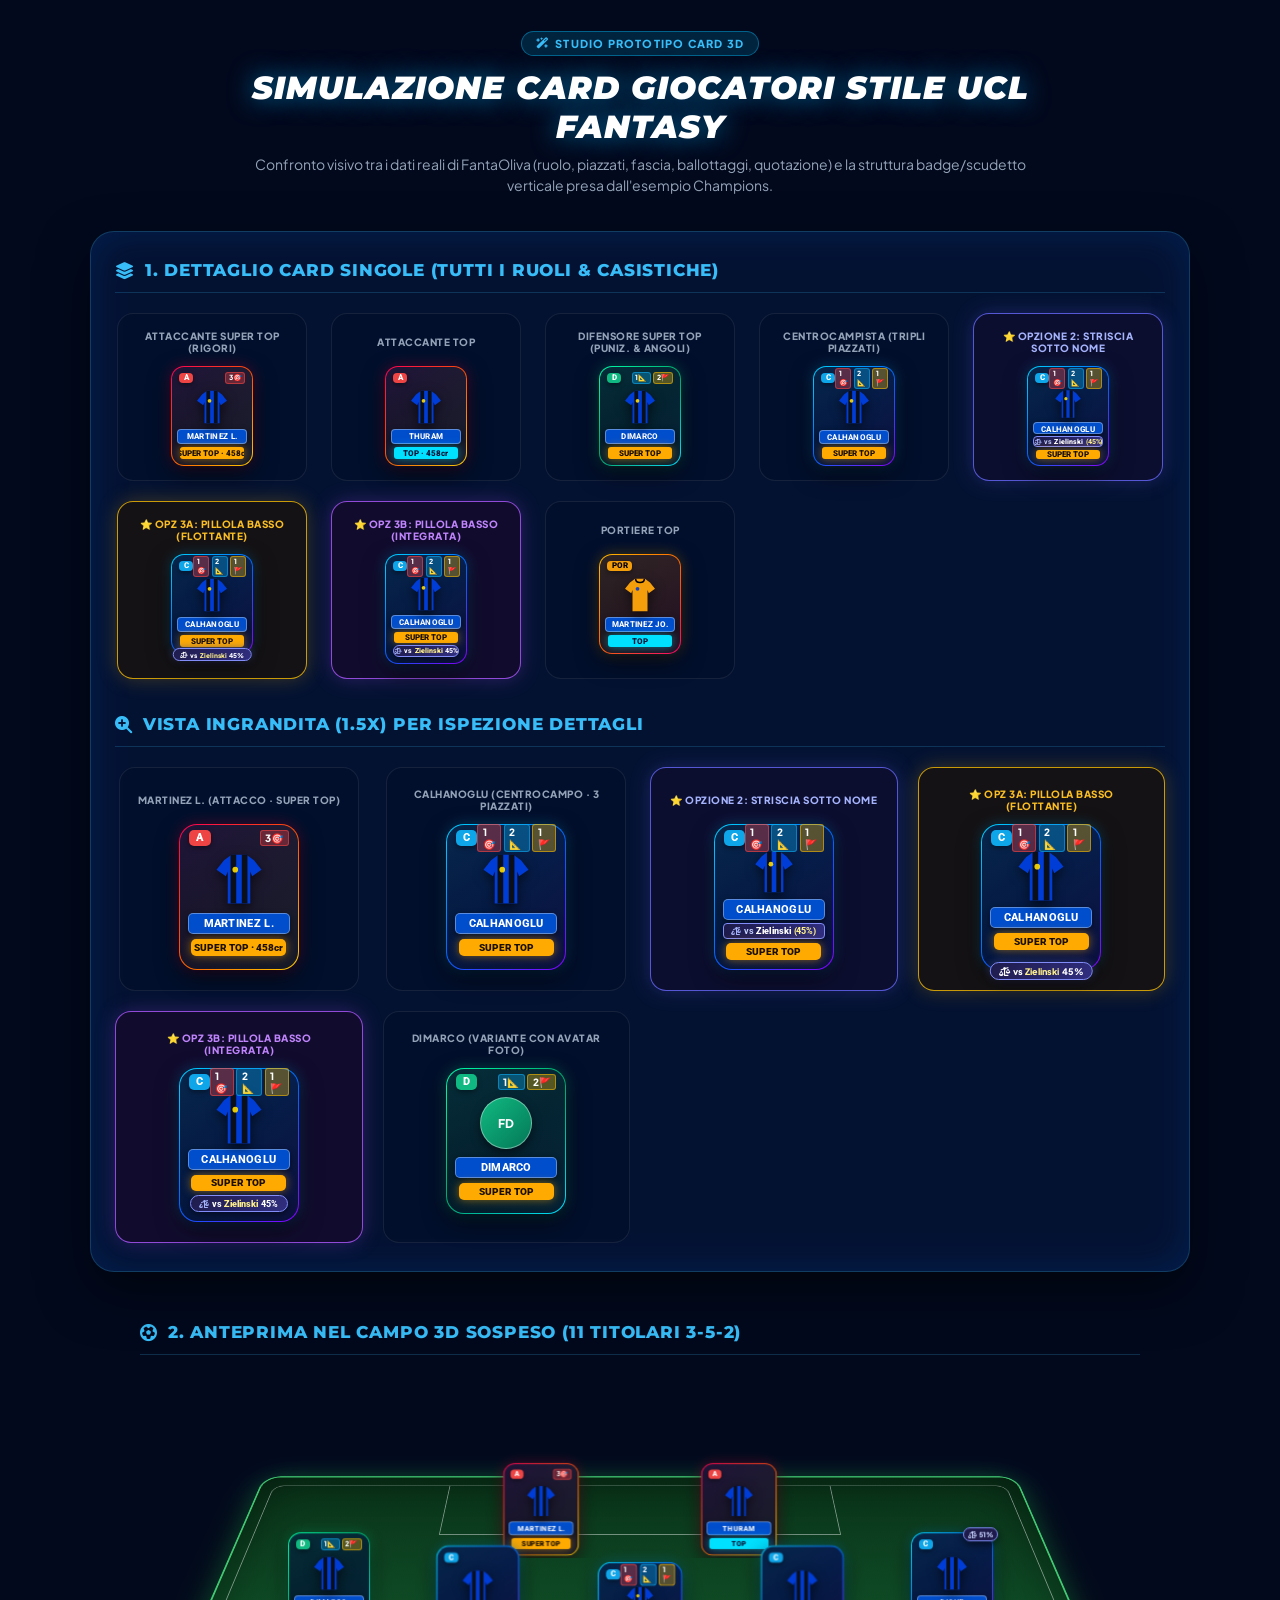
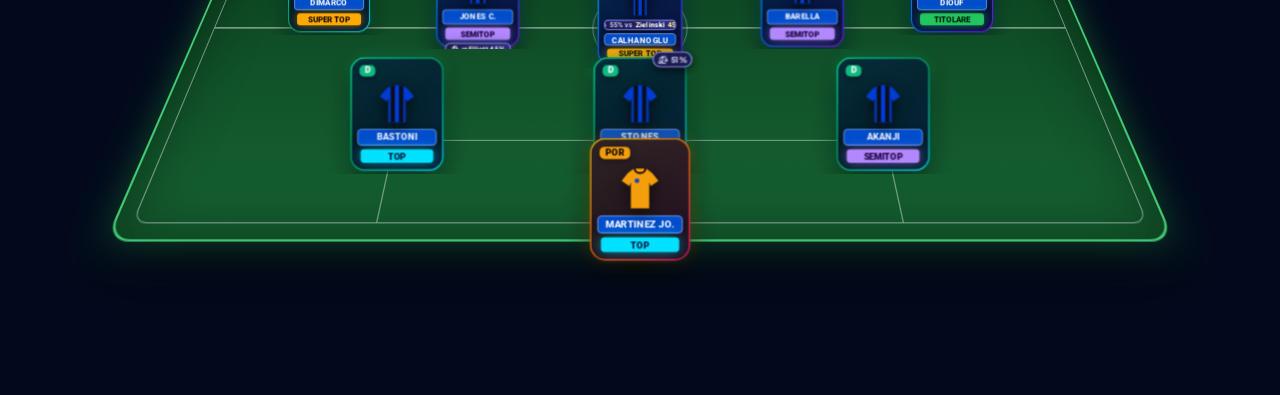
<file: scratch/test_3d_pitch.html>
<!DOCTYPE html>
<html lang="it">
<head>
  <meta charset="UTF-8" />
  <meta name="viewport" content="width=device-width, initial-scale=1.0" />
  <title>Simulazione Card 3D - Stile ai_studio_code per FantaOliva</title>
  <link rel="preconnect" href="https://fonts.googleapis.com">
  <link rel="preconnect" href="https://fonts.gstatic.com" crossorigin>
  <link href="https://fonts.googleapis.com/css2?family=Montserrat:ital,wght@0,700;0,800;0,900;1,800;1,900&family=Plus+Jakarta+Sans:wght@500;600;700;800&family=Roboto:wght@600;700;800;900&display=swap" rel="stylesheet">
  <link rel="stylesheet" href="https://cdnjs.cloudflare.com/ajax/libs/font-awesome/6.5.1/css/all.min.css">
  <style>
    * {
      box-sizing: border-box;
      margin: 0;
      padding: 0;
      user-select: none;
      -webkit-user-select: none;
    }

    body {
      background: #02091d;
      color: #e2e8f0;
      font-family: 'Plus Jakarta Sans', sans-serif;
      padding: 30px 20px 80px;
      display: flex;
      flex-direction: column;
      align-items: center;
      min-height: 100vh;
      overflow-x: hidden;
    }

    /* HEADER TITOLO */
    .demo-header {
      text-align: center;
      max-width: 820px;
      margin-bottom: 35px;
    }

    .demo-badge {
      display: inline-flex;
      align-items: center;
      gap: 6px;
      background: rgba(0, 195, 255, 0.15);
      border: 1px solid rgba(0, 195, 255, 0.4);
      color: #38bdf8;
      font-size: 11px;
      font-weight: 800;
      letter-spacing: 1.2px;
      text-transform: uppercase;
      padding: 5px 14px;
      border-radius: 999px;
      margin-bottom: 12px;
    }

    h1 {
      font-family: 'Montserrat', sans-serif;
      font-weight: 900;
      font-style: italic;
      font-size: 32px;
      color: #ffffff;
      text-transform: uppercase;
      letter-spacing: 1px;
      text-shadow: 0 0 25px rgba(0, 180, 255, 0.6);
      margin-bottom: 8px;
    }

    p.subtitle {
      font-size: 14px;
      color: #94a3b8;
      line-height: 1.5;
    }

    /* ==========================================================================
       SEZIONE 1: SHOWCASE DETTAGLIATO CARD SINGOLE A CONFRONTO
       ========================================================================== */
    .showcase-section {
      width: 100%;
      max-width: 1100px;
      background: rgba(8, 26, 68, 0.55);
      border: 1px solid rgba(56, 189, 248, 0.25);
      border-radius: 24px;
      padding: 28px 24px;
      backdrop-filter: blur(12px);
      box-shadow: 0 20px 50px rgba(0, 0, 0, 0.5), inset 0 0 40px rgba(0, 120, 255, 0.15);
      margin-bottom: 50px;
    }

    .section-title {
      font-family: 'Montserrat', sans-serif;
      font-size: 17px;
      font-weight: 800;
      color: #38bdf8;
      text-transform: uppercase;
      letter-spacing: 0.8px;
      display: flex;
      align-items: center;
      gap: 10px;
      margin-bottom: 20px;
      border-bottom: 1px solid rgba(56, 189, 248, 0.2);
      padding-bottom: 12px;
    }

    .cards-grid {
      display: grid;
      grid-template-columns: repeat(auto-fit, minmax(170px, 1fr));
      gap: 20px;
      justify-items: center;
    }

    .card-preview-box {
      display: flex;
      flex-direction: column;
      align-items: center;
      background: rgba(3, 15, 42, 0.6);
      border: 1px solid rgba(255, 255, 255, 0.08);
      border-radius: 16px;
      padding: 16px 12px 14px;
      width: 100%;
      max-width: 190px;
      transition: border-color 0.2s ease, transform 0.2s ease;
    }

    .card-preview-box:hover {
      border-color: rgba(56, 189, 248, 0.5);
      transform: translateY(-3px);
    }

    .card-scenario-label {
      font-size: 10px;
      font-weight: 800;
      color: #94a3b8;
      text-transform: uppercase;
      letter-spacing: 0.5px;
      margin-bottom: 12px;
      text-align: center;
      min-height: 24px;
      display: flex;
      align-items: center;
      justify-content: center;
    }

    /* ==========================================================================
       STILE CARD CALCIATORE (ISPIRATO AD AI_STUDIO_CODE CON I DATI DI FANTAOLIVA)
       ========================================================================== */
    .studio-player-card {
      position: relative;
      width: 82px;
      height: 100px;
      border-radius: 13px;
      background: rgba(4, 24, 75, 0.78);
      backdrop-filter: blur(8px);
      box-shadow: 0 10px 24px rgba(0, 0, 0, 0.6), 0 0 14px rgba(0, 170, 255, 0.28);
      display: flex;
      flex-direction: column;
      align-items: center;
      justify-content: flex-start;
      padding: 4px 4px 6px;
      cursor: pointer;
      border: 1.5px solid transparent;
      background-clip: padding-box, border-box;
      background-origin: padding-box, border-box;
      transition: transform 0.25s cubic-bezier(0.2, 0.8, 0.2, 1), box-shadow 0.25s;
    }

    /* Versione ingrandita per visualizzazione dettagliata */
    .studio-player-card.is-enlarged {
      width: 120px;
      height: 146px;
      border-radius: 18px;
      padding: 6px 6px 9px;
    }
    .studio-player-card.is-enlarged .role-badge-tag {
      font-size: 10.5px;
      padding: 2px 7px;
      border-radius: 5px;
    }
    .studio-player-card.is-enlarged .sp-chip {
      font-size: 10px;
      padding: 1px 4.5px;
    }
    .studio-player-card.is-enlarged .card-center-figure {
      height: 64px;
    }
    .studio-player-card.is-enlarged .jersey-svg {
      width: 66px;
      height: 60px;
    }
    .studio-player-card.is-enlarged .player-avatar-photo {
      width: 52px;
      height: 52px;
    }
    .studio-player-card.is-enlarged .player-name-tag {
      font-size: 11px;
      padding: 3px 4px;
      margin-bottom: 5px;
      border-radius: 5px;
    }
    .studio-player-card.is-enlarged .player-tier-tag {
      font-size: 10px;
      padding: 3px 6px;
      border-radius: 5px;
    }
    .studio-player-card.is-enlarged .duel-sub-badge {
      font-size: 9.5px;
      padding: 2.5px 7px;
      top: -8px;
      right: -8px;
    }
    .studio-player-card.is-enlarged .duel-sub-badge.is-top-full {
      font-size: 9px;
      padding: 2.5px 8px;
      top: -11px;
    }
    .studio-player-card.is-enlarged .duel-sub-badge.is-bottom-full {
      font-size: 9px;
      padding: 2.5px 8px;
      top: auto;
      bottom: -11px;
      left: 50%;
      right: auto;
      transform: translateX(-50%);
    }
    .studio-player-card.is-enlarged .card-duel-pill-bottom {
      font-size: 8.5px;
      padding: 2.5px 6px;
      margin-top: 4px;
    }
    .studio-player-card.is-enlarged .card-duel-pill-bottom i {
      font-size: 8px;
    }
    .studio-player-card.is-enlarged .card-duel-strip {
      font-size: 9px;
      padding: 2.5px 5px;
      margin-bottom: 4px;
    }
    .studio-player-card.is-enlarged .card-duel-strip i {
      font-size: 8px;
    }
    .studio-player-card.is-enlarged .player-name-duel-box {
      margin-bottom: 5px;
      padding: 3px 4px;
      border-radius: 6px;
    }
    .studio-player-card.is-enlarged .player-name-duel-box .primary-name {
      font-size: 11px;
    }
    .studio-player-card.is-enlarged .player-name-duel-box .primary-perc {
      font-size: 9px;
    }
    .studio-player-card.is-enlarged .player-name-duel-box .duel-sub-name {
      font-size: 9px;
      margin-top: 2px;
    }
    .studio-player-card.is-enlarged .card-footer-split .player-tier-tag {
      font-size: 8.5px;
      padding: 2.5px 4px;
    }
    .studio-player-card.is-enlarged .card-footer-split .duel-mini-tag {
      font-size: 8.5px;
      padding: 2.5px 4px;
    }

    /* Foto/Avatar circolare alternativo alla maglia */
    .player-avatar-photo {
      width: 36px;
      height: 36px;
      border-radius: 50%;
      object-fit: cover;
      border: 1.5px solid rgba(255, 255, 255, 0.4);
      box-shadow: 0 4px 10px rgba(0, 0, 0, 0.5);
      background: #003cd6;
      display: flex;
      align-items: center;
      justify-content: center;
      font-weight: 800;
      font-size: 12px;
      color: #fff;
    }

    .studio-player-card:hover {
      transform: scale(1.14) translateY(-6px) translateZ(24px);
      box-shadow: 0 16px 32px rgba(0, 0, 0, 0.75), 0 0 28px rgba(0, 220, 255, 0.7);
      z-index: 60;
    }

    /* BORDI GRADIENTE NEON IN BASE AL RUOLO */
    .studio-player-card.role-a {
      background-image: 
        linear-gradient(rgba(12, 22, 54, 0.92), rgba(8, 16, 42, 0.94)),
        linear-gradient(135deg, #ff0055 0%, #ff5500 50%, #ffcc00 100%);
      box-shadow: 0 8px 22px rgba(0, 0, 0, 0.6), 0 0 14px rgba(255, 0, 85, 0.28);
    }

    .studio-player-card.role-c {
      background-image: 
        linear-gradient(rgba(8, 24, 60, 0.92), rgba(4, 18, 50, 0.94)),
        linear-gradient(135deg, #00d4ff 0%, #0066ff 50%, #8800ff 100%);
      box-shadow: 0 8px 22px rgba(0, 0, 0, 0.6), 0 0 14px rgba(0, 180, 255, 0.28);
    }

    .studio-player-card.role-d {
      background-image: 
        linear-gradient(rgba(6, 28, 48, 0.92), rgba(4, 20, 38, 0.94)),
        linear-gradient(135deg, #00ffaa 0%, #00a86b 50%, #00ddff 100%);
      box-shadow: 0 8px 22px rgba(0, 0, 0, 0.6), 0 0 14px rgba(0, 255, 170, 0.25);
    }

    .studio-player-card.role-p {
      background-image: 
        linear-gradient(rgba(28, 24, 40, 0.92), rgba(18, 16, 30, 0.94)),
        linear-gradient(135deg, #ffbb00 0%, #ff6600 50%, #ff0066 100%);
      box-shadow: 0 8px 22px rgba(0, 0, 0, 0.6), 0 0 14px rgba(255, 187, 0, 0.28);
    }

    /* TOP BAR DELLA CARD: Ruolo e Piazzati */
    .card-top-bar {
      width: 100%;
      display: flex;
      justify-content: space-between;
      align-items: center;
      padding: 0 3px;
      margin-bottom: 2px;
      height: 14px;
      z-index: 2;
    }

    .role-badge-tag {
      font-size: 7.5px;
      font-weight: 900;
      font-family: 'Roboto', sans-serif;
      padding: 1px 4.5px;
      border-radius: 4px;
      line-height: 1.1;
      text-transform: uppercase;
      box-shadow: 0 2px 5px rgba(0,0,0,0.4);
    }

    .role-badge-tag.badge-a { background: #ef4444; color: #fff; }
    .role-badge-tag.badge-c { background: #0ea5e9; color: #fff; }
    .role-badge-tag.badge-d { background: #10b981; color: #fff; }
    .role-badge-tag.badge-p { background: #f59e0b; color: #000; }

    .set-pieces-chips {
      display: flex;
      align-items: center;
      gap: 2.5px;
    }

    .sp-chip {
      font-size: 7px;
      font-weight: 800;
      background: rgba(255, 255, 255, 0.15);
      border: 0.8px solid rgba(255, 255, 255, 0.3);
      border-radius: 3px;
      padding: 0.5px 2.5px;
      display: inline-flex;
      align-items: center;
      gap: 1px;
      color: #fff;
    }

    .sp-chip.sp-rig { background: rgba(239, 68, 68, 0.35); border-color: rgba(239, 68, 68, 0.6); }
    .sp-chip.sp-pun { background: rgba(14, 165, 233, 0.35); border-color: rgba(14, 165, 233, 0.6); }
    .sp-chip.sp-cor { background: rgba(234, 179, 8, 0.35); border-color: rgba(234, 179, 8, 0.6); }

    /* PARTE CENTRALE: MAGLIA SVG PERSONALIZZATA */
    .card-center-figure {
      position: relative;
      width: 100%;
      height: 42px;
      display: flex;
      justify-content: center;
      align-items: center;
      margin-bottom: 2px;
    }

    .jersey-svg {
      width: 44px;
      height: 40px;
      filter: drop-shadow(0 4px 6px rgba(0, 0, 0, 0.6));
    }

    /* TARGHETTA NOME GIOCATORE (ai_studio_code style) */
    .player-name-tag {
      width: 96%;
      background: #004ecc;
      border: 1px solid rgba(255, 255, 255, 0.35);
      color: #ffffff;
      font-family: 'Roboto', sans-serif;
      font-size: 8px;
      font-weight: 800;
      text-align: center;
      padding: 2px 2px;
      border-radius: 4px;
      white-space: nowrap;
      overflow: hidden;
      text-overflow: ellipsis;
      box-shadow: 0 2px 6px rgba(0, 0, 0, 0.45);
      margin-bottom: 3px;
      letter-spacing: 0.3px;
    }

    /* TARGHETTA PREZZO / FASCIA STRATEGICA (ai_studio_code style) */
    .player-tier-tag {
      width: 90%;
      font-family: 'Roboto', sans-serif;
      font-size: 7.5px;
      font-weight: 900;
      text-align: center;
      padding: 1.5px 3px;
      border-radius: 3px;
      white-space: nowrap;
      overflow: hidden;
      text-overflow: ellipsis;
      box-shadow: 0 2px 6px rgba(0, 0, 0, 0.35);
      display: flex;
      justify-content: center;
      align-items: center;
      gap: 3px;
    }

    .tier-supertop {
      background: #ffaa00;
      color: #1a0f00;
      box-shadow: 0 0 10px rgba(255, 170, 0, 0.5);
    }

    .tier-top {
      background: #00e1ff;
      color: #011438;
      box-shadow: 0 0 10px rgba(0, 225, 255, 0.5);
    }

    .tier-semitop {
      background: #b388ff;
      color: #16003b;
      box-shadow: 0 0 10px rgba(179, 136, 255, 0.5);
    }

    .tier-titolare {
      background: #22c55e;
      color: #02230e;
      box-shadow: 0 0 10px rgba(34, 197, 94, 0.5);
    }

    /* CHIP BALLOTTAGGIO */
    .duel-sub-badge {
      position: absolute;
      top: -6px;
      right: -6px;
      background: #1e1b4b;
      border: 1px solid #818cf8;
      color: #c7d2fe;
      font-size: 7px;
      font-weight: 900;
      padding: 1.5px 4px;
      border-radius: 999px;
      box-shadow: 0 3px 8px rgba(0,0,0,0.6);
      display: flex;
      align-items: center;
      gap: 2px;
      z-index: 10;
      white-space: nowrap;
    }

    /* Variante A: Ballottaggio centrato in alto (ottimale quando ci sono 3 piazzati a destra) */
    .duel-sub-badge.is-top-center {
      top: -7px;
      left: 50%;
      right: auto;
      transform: translateX(-50%);
      background: linear-gradient(135deg, #1e1b4b 0%, #312e81 100%);
      border: 1px solid #a5b4fc;
      box-shadow: 0 3px 10px rgba(0, 0, 0, 0.7), 0 0 8px rgba(129, 140, 248, 0.4);
    }

    /* OPZIONE 5: Pillola Ovale Superiore con Nome Avversario */
    .duel-sub-badge.is-top-full {
      top: -8px;
      left: 50%;
      right: auto;
      transform: translateX(-50%);
      background: linear-gradient(135deg, #1e1b4b 0%, #312e81 100%);
      border: 1px solid #a5b4fc;
      color: #ffffff;
      font-size: 6.5px;
      font-weight: 800;
      padding: 1.5px 6px;
      border-radius: 999px;
      box-shadow: 0 3px 10px rgba(0, 0, 0, 0.7), 0 0 8px rgba(129, 140, 248, 0.4);
      display: flex;
      align-items: center;
      gap: 2.5px;
      z-index: 15;
      white-space: nowrap;
    }

    .duel-sub-badge.is-top-full .opp-highlight {
      color: #fef08a;
      font-weight: 900;
    }

    /* OPZIONE 3A: Pillola Flottante in Basso per Ballottaggio */
    .duel-sub-badge.is-bottom-full {
      bottom: -8px;
      top: auto;
      left: 50%;
      right: auto;
      transform: translateX(-50%);
      background: linear-gradient(135deg, #1e1b4b 0%, #312e81 100%);
      border: 1px solid #818cf8;
      color: #ffffff;
      font-size: 6.5px;
      font-weight: 800;
      padding: 1.5px 6px;
      border-radius: 999px;
      box-shadow: 0 3px 10px rgba(0, 0, 0, 0.7), 0 0 8px rgba(129, 140, 248, 0.4);
      display: flex;
      align-items: center;
      gap: 2.5px;
      z-index: 15;
      white-space: nowrap;
    }

    .duel-sub-badge.is-bottom-full .opp-highlight {
      color: #fef08a;
      font-weight: 900;
    }

    /* OPZIONE 3B: Pillola Integrata in Basso (subito sotto la fascia) */
    .card-duel-pill-bottom {
      width: 92%;
      background: linear-gradient(135deg, #1e1b4b 0%, #312e81 100%);
      border: 1px solid #818cf8;
      color: #ffffff;
      font-family: 'Roboto', sans-serif;
      font-size: 6.5px;
      font-weight: 800;
      padding: 1.5px 4px;
      border-radius: 999px;
      display: flex;
      align-items: center;
      justify-content: center;
      gap: 2.5px;
      margin-top: 2.5px;
      white-space: nowrap;
      overflow: hidden;
      text-overflow: ellipsis;
      box-shadow: 0 2px 6px rgba(0, 0, 0, 0.5);
    }

    .card-duel-pill-bottom .opp-highlight {
      color: #fef08a;
      font-weight: 900;
    }

    .card-duel-pill-bottom i {
      font-size: 6px;
      color: #a5b4fc;
    }

    /* OPZIONE 1: Striscia tra Maglia e Nome */
    .card-duel-strip {
      width: 96%;
      background: linear-gradient(90deg, rgba(30, 27, 75, 0.96), rgba(49, 46, 129, 0.96));
      border: 1px solid rgba(129, 140, 248, 0.85);
      color: #c7d2fe;
      font-family: 'Roboto', sans-serif;
      font-size: 6.5px;
      font-weight: 700;
      letter-spacing: -0.1px;
      padding: 1.5px 2px;
      border-radius: 4px;
      display: flex;
      align-items: center;
      justify-content: center;
      gap: 2.5px;
      margin-bottom: 2.5px;
      white-space: nowrap;
      overflow: hidden;
      text-overflow: ellipsis;
      box-shadow: 0 2px 6px rgba(0, 0, 0, 0.55);
    }

    .card-duel-strip i {
      font-size: 6px;
      color: #a5b4fc;
    }

    .card-duel-strip .duel-opp-name {
      color: #ffffff;
      font-weight: 900;
      letter-spacing: 0.1px;
    }

    .card-duel-strip .duel-opp-perc {
      color: #fef08a;
      font-weight: 800;
    }

    /* OPZIONE 2: Striscia tra Nome e Fascia */
    .card-duel-strip.is-between-name-tier {
      margin-top: 1px;
      margin-bottom: 3px;
      background: linear-gradient(90deg, rgba(30, 27, 75, 0.96), rgba(49, 46, 129, 0.96));
      border: 1px solid #818cf8;
      font-size: 6.5px;
    }

    /* OPZIONE 3: Box Nome Integrato a 2 Righe (Titolare + Avversario) */
    .player-name-duel-box {
      width: 96%;
      background: #004ecc;
      border: 1px solid rgba(255, 255, 255, 0.35);
      border-radius: 4px;
      padding: 2px 2px;
      text-align: center;
      margin-bottom: 3px;
      box-shadow: 0 2px 6px rgba(0, 0, 0, 0.45);
      display: flex;
      flex-direction: column;
      align-items: center;
      justify-content: center;
      line-height: 1.15;
    }

    .player-name-duel-box .primary-name {
      font-family: 'Roboto', sans-serif;
      font-size: 8px;
      font-weight: 900;
      color: #ffffff;
      white-space: nowrap;
      overflow: hidden;
      text-overflow: ellipsis;
      letter-spacing: 0.3px;
      display: flex;
      align-items: center;
      justify-content: center;
      gap: 3px;
    }

    .player-name-duel-box .primary-perc {
      color: #67e8f9;
      font-size: 7px;
      font-weight: 800;
    }

    .player-name-duel-box .duel-sub-name {
      font-family: 'Roboto', sans-serif;
      font-size: 6.5px;
      font-weight: 800;
      color: #fef08a;
      display: flex;
      align-items: center;
      justify-content: center;
      gap: 2.5px;
      white-space: nowrap;
      overflow: hidden;
      text-overflow: ellipsis;
      width: 100%;
    }

    /* OPZIONE 4: Footer Split (Fascia a SX, Ballottaggio con Nome a DX) */
    .card-footer-split {
      width: 96%;
      display: flex;
      gap: 2px;
      margin-top: 1px;
    }

    .card-footer-split .player-tier-tag {
      flex: 0.85;
      font-size: 6px;
      padding: 1.5px 1px;
      margin-bottom: 0;
    }

    .card-footer-split .duel-mini-tag {
      flex: 1.45;
      background: linear-gradient(135deg, #1e1b4b 0%, #312e81 100%);
      border: 1px solid #818cf8;
      color: #e0e7ff;
      font-size: 5.8px;
      font-weight: 800;
      letter-spacing: -0.1px;
      border-radius: 3px;
      display: flex;
      align-items: center;
      justify-content: center;
      gap: 1.5px;
      white-space: nowrap;
      overflow: hidden;
      text-overflow: ellipsis;
      padding: 1.5px 1px;
      box-shadow: 0 2px 4px rgba(0, 0, 0, 0.4);
    }

    .card-footer-split .duel-mini-tag strong {
      color: #fef08a;
    }

    /* ==========================================================================
       SEZIONE 2: CAMPO 3D COMPLETO CON QUESTE CARD
       ========================================================================== */
    .pitch-demo-section {
      width: 100%;
      max-width: 1000px;
      display: flex;
      flex-direction: column;
      align-items: center;
    }

    .pitch-viewport {
      position: relative;
      width: 100%;
      max-width: 960px;
      height: 520px;
      display: flex;
      justify-content: center;
      align-items: center;
      perspective: 950px;
      perspective-origin: 50% 18%;
      margin-bottom: 20px;
    }

    .pitch-stage {
      position: relative;
      width: min(100% - 16px, 890px);
      height: 450px;
      transform-style: preserve-3d;
      transform: rotateX(48deg) translateY(-10px);
    }

    .pitch-surface {
      position: absolute;
      inset: 0;
      border-radius: 20px;
      background: linear-gradient(180deg, #093118 0%, #0e4b25 45%, #156232 100%);
      backdrop-filter: blur(6px);
      box-shadow: 
        0 0 35px rgba(34, 197, 94, 0.35),
        0 24px 60px rgba(0, 0, 0, 0.6),
        inset 0 0 60px rgba(0, 0, 0, 0.45);
      border: 2px solid rgba(74, 222, 128, 0.85);
      transform-style: preserve-3d;
    }

    .pitch-depth {
      display: block;
      position: absolute;
      top: 100%;
      left: 0;
      width: 100%;
      height: 20px;
      background: linear-gradient(180deg, #0d4622 0%, #04180c 100%);
      transform-origin: top;
      transform: rotateX(-90deg);
      border-bottom: 2.5px solid #22c55e;
      box-shadow: 0 14px 35px rgba(0, 0, 0, 0.8);
    }

    .pitch-lines {
      position: absolute;
      inset: 14px;
      pointer-events: none;
      border: 1.8px solid rgba(255, 255, 255, 0.45);
      border-radius: 12px;
    }

    .halfway-line {
      position: absolute;
      top: 50%; left: 0; right: 0;
      height: 1.8px;
      background: rgba(255, 255, 255, 0.45);
    }

    .center-circle {
      position: absolute;
      top: 50%; left: 50%;
      width: 96px; height: 96px;
      border: 1.8px solid rgba(255, 255, 255, 0.45);
      border-radius: 50%;
      transform: translate(-50%, -50%);
    }

    .penalty-box.top-box {
      position: absolute;
      top: 0; left: 24%; right: 24%; height: 19%;
      border: 1.8px solid rgba(255, 255, 255, 0.45);
      border-top: none;
    }

    .penalty-box.bottom-box {
      position: absolute;
      bottom: 0; left: 24%; right: 24%; height: 19%;
      border: 1.8px solid rgba(255, 255, 255, 0.45);
      border-bottom: none;
    }

    .players-layer {
      position: absolute;
      inset: 0;
      transform-style: preserve-3d;
      pointer-events: none;
    }

    /* SLOT IN 3D SUL CAMPO */
    .pitch-slot {
      position: absolute;
      transform-style: preserve-3d;
      transform-origin: 50% 90%;
      transform: translate(-50%, -50%) rotateX(-48deg) translateZ(14px);
      pointer-events: auto;
    }

    .pitch-slot::after {
      content: '';
      position: absolute;
      bottom: -4px;
      left: 15%;
      width: 70%;
      height: 12px;
      background: radial-gradient(ellipse at center, rgba(0, 0, 0, 0.65) 0%, rgba(0, 0, 0, 0.2) 50%, transparent 75%);
      transform: rotateX(48deg) translateZ(-14px);
      pointer-events: none;
      border-radius: 50%;
    }

    .pitch-slot:hover {
      transform: translate(-50%, -56%) rotateX(-48deg) translateZ(32px) scale(1.08);
      z-index: 55;
    }
  </style>
</head>
<body>

  <header class="demo-header">
    <div class="demo-badge"><i class="fa-solid fa-wand-magic-sparkles"></i> Studio Prototipo Card 3D</div>
    <h1>Simulazione Card Giocatori Stile UCL Fantasy</h1>
    <p class="subtitle">
      Confronto visivo tra i dati reali di FantaOliva (ruolo, piazzati, fascia, ballottaggi, quotazione) 
      e la struttura badge/scudetto verticale presa dall'esempio Champions.
    </p>
  </header>

  <!-- ==========================================
       SHOWCASE CARD SINGOLE CON TUTTI I DATI REALI
       ========================================== -->
  <section class="showcase-section">
    <div class="section-title">
      <i class="fa-solid fa-layer-group"></i> 1. Dettaglio Card Singole (Tutti i Ruoli & Casistiche)
    </div>

    <div class="cards-grid">

      <!-- 1. MARTINEZ L. (Attacco - Super Top - Rigorista) -->
      <div class="card-preview-box">
        <span class="card-scenario-label">Attaccante Super Top (Rigori)</span>
        <div class="studio-player-card role-a">
          <div class="card-top-bar">
            <span class="role-badge-tag badge-a">A</span>
            <div class="set-pieces-chips">
              <span class="sp-chip sp-rig" title="3ª scelta Rigori">3🎯</span>
            </div>
          </div>
          <div class="card-center-figure">
            <!-- Maglia Nerazzurra Inter -->
            <svg class="jersey-svg" viewBox="0 0 64 64">
              <path d="M16 12 L24 6 L40 6 L48 12 L56 22 L46 29 L44 24 L44 58 L20 58 L20 24 L18 29 L8 22 Z" fill="#003cd6"/>
              <rect x="23" y="6" width="6" height="52" fill="#0b0f19"/>
              <rect x="35" y="6" width="6" height="52" fill="#0b0f19"/>
              <circle cx="28" cy="22" r="3" fill="#ffdd00" opacity="0.9"/>
            </svg>
          </div>
          <div class="player-name-tag">MARTINEZ L.</div>
          <div class="player-tier-tag tier-supertop">
            SUPER TOP · 458cr
          </div>
        </div>
      </div>

      <!-- 2. THURAM (Attacco - Top) -->
      <div class="card-preview-box">
        <span class="card-scenario-label">Attaccante Top</span>
        <div class="studio-player-card role-a">
          <div class="card-top-bar">
            <span class="role-badge-tag badge-a">A</span>
          </div>
          <div class="card-center-figure">
            <svg class="jersey-svg" viewBox="0 0 64 64">
              <path d="M16 12 L24 6 L40 6 L48 12 L56 22 L46 29 L44 24 L44 58 L20 58 L20 24 L18 29 L8 22 Z" fill="#003cd6"/>
              <rect x="23" y="6" width="6" height="52" fill="#0b0f19"/>
              <rect x="35" y="6" width="6" height="52" fill="#0b0f19"/>
              <circle cx="28" cy="22" r="3" fill="#ffdd00" opacity="0.9"/>
            </svg>
          </div>
          <div class="player-name-tag">THURAM</div>
          <div class="player-tier-tag tier-top">
            TOP · 458cr
          </div>
        </div>
      </div>

      <!-- 3. DIMARCO (Difensore - Super Top - Punizioni & Corner) -->
      <div class="card-preview-box">
        <span class="card-scenario-label">Difensore Super Top (Puniz. & Angoli)</span>
        <div class="studio-player-card role-d">
          <div class="card-top-bar">
            <span class="role-badge-tag badge-d">D</span>
            <div class="set-pieces-chips">
              <span class="sp-chip sp-pun" title="1ª scelta Punizioni">1📐</span>
              <span class="sp-chip sp-cor" title="2ª scelta Corner">2🚩</span>
            </div>
          </div>
          <div class="card-center-figure">
            <svg class="jersey-svg" viewBox="0 0 64 64">
              <path d="M16 12 L24 6 L40 6 L48 12 L56 22 L46 29 L44 24 L44 58 L20 58 L20 24 L18 29 L8 22 Z" fill="#003cd6"/>
              <rect x="23" y="6" width="6" height="52" fill="#0b0f19"/>
              <rect x="35" y="6" width="6" height="52" fill="#0b0f19"/>
              <circle cx="28" cy="22" r="3" fill="#ffdd00" opacity="0.9"/>
            </svg>
          </div>
          <div class="player-name-tag">DIMARCO</div>
          <div class="player-tier-tag tier-supertop">
            SUPER TOP
          </div>
        </div>
      </div>

      <!-- 4. CALHANOGLU (Centrocampista - Super Top - Rigori, Puniz, Angoli) -->
      <div class="card-preview-box">
        <span class="card-scenario-label">Centrocampista (Tripli Piazzati)</span>
        <div class="studio-player-card role-c">
          <div class="card-top-bar">
            <span class="role-badge-tag badge-c">C</span>
            <div class="set-pieces-chips">
              <span class="sp-chip sp-rig" title="1ª scelta Rigori">1🎯</span>
              <span class="sp-chip sp-pun" title="2ª scelta Punizioni">2📐</span>
              <span class="sp-chip sp-cor" title="1ª scelta Corner">1🚩</span>
            </div>
          </div>
          <div class="card-center-figure">
            <svg class="jersey-svg" viewBox="0 0 64 64">
              <path d="M16 12 L24 6 L40 6 L48 12 L56 22 L46 29 L44 24 L44 58 L20 58 L20 24 L18 29 L8 22 Z" fill="#003cd6"/>
              <rect x="23" y="6" width="6" height="52" fill="#0b0f19"/>
              <rect x="35" y="6" width="6" height="52" fill="#0b0f19"/>
              <circle cx="28" cy="22" r="3" fill="#ffdd00" opacity="0.9"/>
            </svg>
          </div>
          <div class="player-name-tag">CALHANOGLU</div>
          <div class="player-tier-tag tier-supertop">
            SUPER TOP
          </div>
        </div>
      </div>

      <!-- 5. OPZIONE 2: STRISCIA SOTTO IL NOME (Calhanoglu: 3 Piazzati + Ballottaggio) -->
      <div class="card-preview-box" style="border-color: rgba(99, 102, 241, 0.85); background: rgba(18, 15, 48, 0.65); box-shadow: 0 0 20px rgba(99, 102, 241, 0.25);">
        <span class="card-scenario-label" style="color: #a5b4fc;">⭐ Opzione 2: Striscia Sotto Nome</span>
        <div class="studio-player-card role-c">
          <div class="card-top-bar">
            <span class="role-badge-tag badge-c">C</span>
            <div class="set-pieces-chips">
              <span class="sp-chip sp-rig" title="1ª scelta Rigori">1🎯</span>
              <span class="sp-chip sp-pun" title="2ª scelta Punizioni">2📐</span>
              <span class="sp-chip sp-cor" title="1ª scelta Corner">1🚩</span>
            </div>
          </div>
          <div class="card-center-figure" style="height: 35px; margin-bottom: 1px;">
            <svg class="jersey-svg" viewBox="0 0 64 64" style="height: 34px;">
              <path d="M16 12 L24 6 L40 6 L48 12 L56 22 L46 29 L44 24 L44 58 L20 58 L20 24 L18 29 L8 22 Z" fill="#003cd6"/>
              <rect x="23" y="6" width="6" height="52" fill="#0b0f19"/>
              <rect x="35" y="6" width="6" height="52" fill="#0b0f19"/>
              <circle cx="28" cy="22" r="3" fill="#ffdd00" opacity="0.9"/>
            </svg>
          </div>
          <div class="player-name-tag" style="margin-bottom: 1px;">CALHANOGLU</div>
          <!-- Striscia tra nome e fascia con icona bilancia e rivale in evidenza -->
          <div class="card-duel-strip is-between-name-tier" title="Calhanoglu 55% vs Zielinski 45%">
            <i class="fa-solid fa-scale-unbalanced"></i> vs <span class="duel-opp-name">Zielinski</span> <span class="duel-opp-perc">(45%)</span>
          </div>
          <div class="player-tier-tag tier-supertop">
            SUPER TOP
          </div>
        </div>
      </div>

      <!-- 6. OPZIONE 3A: PILLOLA IN BASSO FLOTTANTE -->
      <div class="card-preview-box" style="border-color: rgba(234, 179, 8, 0.85); background: rgba(30, 20, 5, 0.65); box-shadow: 0 0 20px rgba(234, 179, 8, 0.25);">
        <span class="card-scenario-label" style="color: #fbbf24;">⭐ Opz 3A: Pillola Basso (Flottante)</span>
        <div class="studio-player-card role-c">
          <div class="card-top-bar">
            <span class="role-badge-tag badge-c">C</span>
            <div class="set-pieces-chips">
              <span class="sp-chip sp-rig" title="1ª scelta Rigori">1🎯</span>
              <span class="sp-chip sp-pun" title="2ª scelta Punizioni">2📐</span>
              <span class="sp-chip sp-cor" title="1ª scelta Corner">1🚩</span>
            </div>
          </div>
          <div class="card-center-figure" style="height: 40px;">
            <svg class="jersey-svg" viewBox="0 0 64 64">
              <path d="M16 12 L24 6 L40 6 L48 12 L56 22 L46 29 L44 24 L44 58 L20 58 L20 24 L18 29 L8 22 Z" fill="#003cd6"/>
              <rect x="23" y="6" width="6" height="52" fill="#0b0f19"/>
              <rect x="35" y="6" width="6" height="52" fill="#0b0f19"/>
              <circle cx="28" cy="22" r="3" fill="#ffdd00" opacity="0.9"/>
            </svg>
          </div>
          <div class="player-name-tag">CALHANOGLU</div>
          <div class="player-tier-tag tier-supertop">
            SUPER TOP
          </div>
          <!-- Pillola sagomata in basso flottante a cavallo del bordo inferiore -->
          <div class="duel-sub-badge is-bottom-full" title="55% vs Zielinski (45%)">
            <i class="fa-solid fa-scale-unbalanced" style="font-size: 6px;"></i> vs <span class="opp-highlight">Zielinski</span> 45%
          </div>
        </div>
      </div>

      <!-- 7. OPZIONE 3B: PILLOLA IN BASSO INTEGRATA -->
      <div class="card-preview-box" style="border-color: rgba(168, 85, 247, 0.85); background: rgba(25, 12, 45, 0.65); box-shadow: 0 0 20px rgba(168, 85, 247, 0.25);">
        <span class="card-scenario-label" style="color: #c084fc;">⭐ Opz 3B: Pillola Basso (Integrata)</span>
        <div class="studio-player-card role-c" style="height: 110px;">
          <div class="card-top-bar">
            <span class="role-badge-tag badge-c">C</span>
            <div class="set-pieces-chips">
              <span class="sp-chip sp-rig" title="1ª scelta Rigori">1🎯</span>
              <span class="sp-chip sp-pun" title="2ª scelta Punizioni">2📐</span>
              <span class="sp-chip sp-cor" title="1ª scelta Corner">1🚩</span>
            </div>
          </div>
          <div class="card-center-figure" style="height: 38px;">
            <svg class="jersey-svg" viewBox="0 0 64 64">
              <path d="M16 12 L24 6 L40 6 L48 12 L56 22 L46 29 L44 24 L44 58 L20 58 L20 24 L18 29 L8 22 Z" fill="#003cd6"/>
              <rect x="23" y="6" width="6" height="52" fill="#0b0f19"/>
              <rect x="35" y="6" width="6" height="52" fill="#0b0f19"/>
              <circle cx="28" cy="22" r="3" fill="#ffdd00" opacity="0.9"/>
            </svg>
          </div>
          <div class="player-name-tag">CALHANOGLU</div>
          <div class="player-tier-tag tier-supertop">
            SUPER TOP
          </div>
          <!-- Pillola integrata all'interno sotto la fascia -->
          <div class="card-duel-pill-bottom" title="55% vs Zielinski (45%)">
            <i class="fa-solid fa-scale-unbalanced"></i> vs <span class="opp-highlight">Zielinski</span> 45%
          </div>
        </div>
      </div>

      <!-- 8. MARTINEZ JO. (Portiere - Top) -->
      <div class="card-preview-box">
        <span class="card-scenario-label">Portiere Top</span>
        <div class="studio-player-card role-p">
          <div class="card-top-bar">
            <span class="role-badge-tag badge-p">POR</span>
          </div>
          <div class="card-center-figure">
            <svg class="jersey-svg" viewBox="0 0 64 64">
              <path d="M16 12 L24 6 L40 6 L48 12 L56 22 L46 29 L44 24 L44 58 L20 58 L20 24 L18 29 L8 22 Z" fill="#f59e0b"/>
              <path d="M25 6 C 25 14, 39 14, 39 6" fill="none" stroke="#000000" stroke-width="2.5"/>
              <circle cx="28" cy="22" r="3" fill="#003cd6" opacity="0.9"/>
            </svg>
          </div>
          <div class="player-name-tag">MARTINEZ JO.</div>
          <div class="player-tier-tag tier-top">
            TOP
          </div>
        </div>
      </div>

    </div>

    <!-- SOTTO-SEZIONE: INGRANDIMENTO 1.5X PER ISPEZIONE NITIDA -->
    <div class="section-title" style="margin-top: 35px;">
      <i class="fa-solid fa-magnifying-glass-plus"></i> Vista Ingrandita (1.5x) per Ispezione Dettagli
    </div>

    <div class="cards-grid" style="grid-template-columns: repeat(auto-fit, minmax(220px, 1fr));">

      <!-- INGRANDITO 1: MARTINEZ L. (Versione Maglia) -->
      <div class="card-preview-box" style="max-width: 240px; padding: 20px 16px;">
        <span class="card-scenario-label">Martinez L. (Attacco · Super Top)</span>
        <div class="studio-player-card is-enlarged role-a">
          <div class="card-top-bar">
            <span class="role-badge-tag badge-a">A</span>
            <div class="set-pieces-chips">
              <span class="sp-chip sp-rig" title="3ª scelta Rigori">3🎯</span>
            </div>
          </div>
          <div class="card-center-figure">
            <svg class="jersey-svg" viewBox="0 0 64 64">
              <path d="M16 12 L24 6 L40 6 L48 12 L56 22 L46 29 L44 24 L44 58 L20 58 L20 24 L18 29 L8 22 Z" fill="#003cd6"/>
              <rect x="23" y="6" width="6" height="52" fill="#0b0f19"/>
              <rect x="35" y="6" width="6" height="52" fill="#0b0f19"/>
              <circle cx="28" cy="22" r="3" fill="#ffdd00" opacity="0.9"/>
            </svg>
          </div>
          <div class="player-name-tag">MARTINEZ L.</div>
          <div class="player-tier-tag tier-supertop">
            SUPER TOP · 458cr
          </div>
        </div>
      </div>

      <!-- INGRANDITO 2: CALHANOGLU (Versione Piazzati Multipli) -->
      <div class="card-preview-box" style="max-width: 240px; padding: 20px 16px;">
        <span class="card-scenario-label">Calhanoglu (Centrocampo · 3 Piazzati)</span>
        <div class="studio-player-card is-enlarged role-c">
          <div class="card-top-bar">
            <span class="role-badge-tag badge-c">C</span>
            <div class="set-pieces-chips">
              <span class="sp-chip sp-rig" title="1ª scelta Rigori">1🎯</span>
              <span class="sp-chip sp-pun" title="2ª scelta Punizioni">2📐</span>
              <span class="sp-chip sp-cor" title="1ª scelta Corner">1🚩</span>
            </div>
          </div>
          <div class="card-center-figure">
            <svg class="jersey-svg" viewBox="0 0 64 64">
              <path d="M16 12 L24 6 L40 6 L48 12 L56 22 L46 29 L44 24 L44 58 L20 58 L20 24 L18 29 L8 22 Z" fill="#003cd6"/>
              <rect x="23" y="6" width="6" height="52" fill="#0b0f19"/>
              <rect x="35" y="6" width="6" height="52" fill="#0b0f19"/>
              <circle cx="28" cy="22" r="3" fill="#ffdd00" opacity="0.9"/>
            </svg>
          </div>
          <div class="player-name-tag">CALHANOGLU</div>
          <div class="player-tier-tag tier-supertop">
            SUPER TOP
          </div>
        </div>
      </div>

      <!-- INGRANDITO 3: OPZIONE 2 (STRISCIA SOTTO IL NOME) -->
      <div class="card-preview-box" style="max-width: 250px; padding: 20px 16px; border-color: rgba(99, 102, 241, 0.85); background: rgba(18, 15, 48, 0.65); box-shadow: 0 0 20px rgba(99, 102, 241, 0.25);">
        <span class="card-scenario-label" style="color: #a5b4fc;">⭐ Opzione 2: Striscia Sotto Nome</span>
        <div class="studio-player-card is-enlarged role-c">
          <div class="card-top-bar">
            <span class="role-badge-tag badge-c">C</span>
            <div class="set-pieces-chips">
              <span class="sp-chip sp-rig" title="1ª scelta Rigori">1🎯</span>
              <span class="sp-chip sp-pun" title="2ª scelta Punizioni">2📐</span>
              <span class="sp-chip sp-cor" title="1ª scelta Corner">1🚩</span>
            </div>
          </div>
          <div class="card-center-figure" style="height: 52px; margin-bottom: 2px;">
            <svg class="jersey-svg" viewBox="0 0 64 64" style="height: 50px;">
              <path d="M16 12 L24 6 L40 6 L48 12 L56 22 L46 29 L44 24 L44 58 L20 58 L20 24 L18 29 L8 22 Z" fill="#003cd6"/>
              <rect x="23" y="6" width="6" height="52" fill="#0b0f19"/>
              <rect x="35" y="6" width="6" height="52" fill="#0b0f19"/>
              <circle cx="28" cy="22" r="3" fill="#ffdd00" opacity="0.9"/>
            </svg>
          </div>
          <div class="player-name-tag" style="margin-bottom: 2px;">CALHANOGLU</div>
          <div class="card-duel-strip is-between-name-tier" title="Calhanoglu 55% vs Zielinski 45%">
            <i class="fa-solid fa-scale-unbalanced"></i> vs <span class="duel-opp-name">Zielinski</span> <span class="duel-opp-perc">(45%)</span>
          </div>
          <div class="player-tier-tag tier-supertop">
            SUPER TOP
          </div>
        </div>
      </div>

      <!-- INGRANDITO 4: OPZIONE 3A (PILLOLA IN BASSO FLOTTANTE) -->
      <div class="card-preview-box" style="max-width: 250px; padding: 20px 16px; border-color: rgba(234, 179, 8, 0.85); background: rgba(30, 20, 5, 0.65); box-shadow: 0 0 20px rgba(234, 179, 8, 0.25);">
        <span class="card-scenario-label" style="color: #fbbf24;">⭐ Opz 3A: Pillola Basso (Flottante)</span>
        <div class="studio-player-card is-enlarged role-c">
          <div class="card-top-bar">
            <span class="role-badge-tag badge-c">C</span>
            <div class="set-pieces-chips">
              <span class="sp-chip sp-rig" title="1ª scelta Rigori">1🎯</span>
              <span class="sp-chip sp-pun" title="2ª scelta Punizioni">2📐</span>
              <span class="sp-chip sp-cor" title="1ª scelta Corner">1🚩</span>
            </div>
          </div>
          <div class="card-center-figure" style="height: 58px;">
            <svg class="jersey-svg" viewBox="0 0 64 64">
              <path d="M16 12 L24 6 L40 6 L48 12 L56 22 L46 29 L44 24 L44 58 L20 58 L20 24 L18 29 L8 22 Z" fill="#003cd6"/>
              <rect x="23" y="6" width="6" height="52" fill="#0b0f19"/>
              <rect x="35" y="6" width="6" height="52" fill="#0b0f19"/>
              <circle cx="28" cy="22" r="3" fill="#ffdd00" opacity="0.9"/>
            </svg>
          </div>
          <div class="player-name-tag">CALHANOGLU</div>
          <div class="player-tier-tag tier-supertop">
            SUPER TOP
          </div>
          <div class="duel-sub-badge is-bottom-full" title="55% vs Zielinski (45%)">
            <i class="fa-solid fa-scale-unbalanced"></i> vs <span class="opp-highlight">Zielinski</span> 45%
          </div>
        </div>
      </div>

      <!-- INGRANDITO 5: OPZIONE 3B (PILLOLA IN BASSO INTEGRATA) -->
      <div class="card-preview-box" style="max-width: 250px; padding: 20px 16px; border-color: rgba(168, 85, 247, 0.85); background: rgba(25, 12, 45, 0.65); box-shadow: 0 0 20px rgba(168, 85, 247, 0.25);">
        <span class="card-scenario-label" style="color: #c084fc;">⭐ Opz 3B: Pillola Basso (Integrata)</span>
        <div class="studio-player-card is-enlarged role-c" style="height: 154px;">
          <div class="card-top-bar">
            <span class="role-badge-tag badge-c">C</span>
            <div class="set-pieces-chips">
              <span class="sp-chip sp-rig" title="1ª scelta Rigori">1🎯</span>
              <span class="sp-chip sp-pun" title="2ª scelta Punizioni">2📐</span>
              <span class="sp-chip sp-cor" title="1ª scelta Corner">1🚩</span>
            </div>
          </div>
          <div class="card-center-figure" style="height: 56px;">
            <svg class="jersey-svg" viewBox="0 0 64 64">
              <path d="M16 12 L24 6 L40 6 L48 12 L56 22 L46 29 L44 24 L44 58 L20 58 L20 24 L18 29 L8 22 Z" fill="#003cd6"/>
              <rect x="23" y="6" width="6" height="52" fill="#0b0f19"/>
              <rect x="35" y="6" width="6" height="52" fill="#0b0f19"/>
              <circle cx="28" cy="22" r="3" fill="#ffdd00" opacity="0.9"/>
            </svg>
          </div>
          <div class="player-name-tag">CALHANOGLU</div>
          <div class="player-tier-tag tier-supertop">
            SUPER TOP
          </div>
          <div class="card-duel-pill-bottom" title="55% vs Zielinski (45%)">
            <i class="fa-solid fa-scale-unbalanced"></i> vs <span class="opp-highlight">Zielinski</span> 45%
          </div>
        </div>
      </div>

      <!-- INGRANDITO 5: DIMARCO (Opzione Alternativa con Avatar Iniziali/Foto) -->
      <div class="card-preview-box" style="max-width: 250px; padding: 20px 16px;">
        <span class="card-scenario-label">Dimarco (Variante con Avatar Foto)</span>
        <div class="studio-player-card is-enlarged role-d">
          <div class="card-top-bar">
            <span class="role-badge-tag badge-d">D</span>
            <div class="set-pieces-chips">
              <span class="sp-chip sp-pun">1📐</span>
              <span class="sp-chip sp-cor">2🚩</span>
            </div>
          </div>
          <div class="card-center-figure">
            <div class="player-avatar-photo" style="background: linear-gradient(135deg, #10b981 0%, #047857 100%);">
              FD
            </div>
          </div>
          <div class="player-name-tag">DIMARCO</div>
          <div class="player-tier-tag tier-supertop">
            SUPER TOP
          </div>
        </div>
      </div>

    </div>
  </section>

  <!-- ==========================================
       SEZIONE 2: VISTA CAMPO 3D CON FORMAZIONE 3-5-2
       ========================================== -->
  <section class="pitch-demo-section">
    <div class="section-title" style="width: 100%;">
      <i class="fa-solid fa-futbol"></i> 2. Anteprima nel Campo 3D Sospeso (11 Titolari 3-5-2)
    </div>

    <div class="pitch-viewport">
      <div class="pitch-stage">
        <div class="pitch-surface">
          <div class="pitch-lines">
            <div class="halfway-line"></div>
            <div class="center-circle"></div>
            <div class="penalty-box top-box"></div>
            <div class="penalty-box bottom-box"></div>
          </div>
          <div class="pitch-depth"></div>
        </div>

        <div class="players-layer">

          <!-- ATTACCANTI (top: 16%) -->
          <div class="pitch-slot" style="left: 38%; top: 16%;">
            <div class="studio-player-card role-a">
              <div class="card-top-bar">
                <span class="role-badge-tag badge-a">A</span>
                <div class="set-pieces-chips"><span class="sp-chip sp-rig">3🎯</span></div>
              </div>
              <div class="card-center-figure">
                <svg class="jersey-svg" viewBox="0 0 64 64"><path d="M16 12 L24 6 L40 6 L48 12 L56 22 L46 29 L44 24 L44 58 L20 58 L20 24 L18 29 L8 22 Z" fill="#003cd6"/><rect x="23" y="6" width="6" height="52" fill="#0b0f19"/><rect x="35" y="6" width="6" height="52" fill="#0b0f19"/></svg>
              </div>
              <div class="player-name-tag">MARTINEZ L.</div>
              <div class="player-tier-tag tier-supertop">SUPER TOP</div>
            </div>
          </div>

          <div class="pitch-slot" style="left: 62%; top: 16%;">
            <div class="studio-player-card role-a">
              <div class="card-top-bar">
                <span class="role-badge-tag badge-a">A</span>
              </div>
              <div class="card-center-figure">
                <svg class="jersey-svg" viewBox="0 0 64 64"><path d="M16 12 L24 6 L40 6 L48 12 L56 22 L46 29 L44 24 L44 58 L20 58 L20 24 L18 29 L8 22 Z" fill="#003cd6"/><rect x="23" y="6" width="6" height="52" fill="#0b0f19"/><rect x="35" y="6" width="6" height="52" fill="#0b0f19"/></svg>
              </div>
              <div class="player-name-tag">THURAM</div>
              <div class="player-tier-tag tier-top">TOP</div>
            </div>
          </div>

          <!-- CENTROCAMPO (top: 39-48%) -->
          <div class="pitch-slot" style="left: 15%; top: 39%;">
            <div class="studio-player-card role-d">
              <div class="card-top-bar">
                <span class="role-badge-tag badge-d">D</span>
                <div class="set-pieces-chips"><span class="sp-chip sp-pun">1📐</span><span class="sp-chip sp-cor">2🚩</span></div>
              </div>
              <div class="card-center-figure">
                <svg class="jersey-svg" viewBox="0 0 64 64"><path d="M16 12 L24 6 L40 6 L48 12 L56 22 L46 29 L44 24 L44 58 L20 58 L20 24 L18 29 L8 22 Z" fill="#003cd6"/><rect x="23" y="6" width="6" height="52" fill="#0b0f19"/><rect x="35" y="6" width="6" height="52" fill="#0b0f19"/></svg>
              </div>
              <div class="player-name-tag">DIMARCO</div>
              <div class="player-tier-tag tier-supertop">SUPER TOP</div>
            </div>
          </div>

          <div class="pitch-slot" style="left: 32%; top: 43%;">
            <div class="studio-player-card role-c">
              <div class="card-top-bar">
                <span class="role-badge-tag badge-c">C</span>
              </div>
              <div class="card-center-figure">
                <svg class="jersey-svg" viewBox="0 0 64 64"><path d="M16 12 L24 6 L40 6 L48 12 L56 22 L46 29 L44 24 L44 58 L20 58 L20 24 L18 29 L8 22 Z" fill="#003cd6"/><rect x="23" y="6" width="6" height="52" fill="#0b0f19"/><rect x="35" y="6" width="6" height="52" fill="#0b0f19"/></svg>
              </div>
              <div class="player-name-tag">JONES C.</div>
              <div class="player-tier-tag tier-semitop">SEMITOP</div>
              <!-- Opzione 3: Pillola in basso sul campo 3D -->
              <div class="duel-sub-badge is-bottom-full" style="font-size: 6px; padding: 1px 5px;" title="55% vs Elliott 45%">
                <i class="fa-solid fa-scale-unbalanced"></i> vs Elliott 45%
              </div>
            </div>
          </div>

          <div class="pitch-slot" style="left: 50%; top: 48%;">
            <div class="studio-player-card role-c">
              <div class="card-top-bar">
                <span class="role-badge-tag badge-c">C</span>
                <div class="set-pieces-chips"><span class="sp-chip sp-rig">1🎯</span><span class="sp-chip sp-pun">2📐</span><span class="sp-chip sp-cor">1🚩</span></div>
              </div>
              <div class="card-center-figure" style="height: 35px; margin-bottom: 1px;">
                <svg class="jersey-svg" viewBox="0 0 64 64" style="height: 34px;"><path d="M16 12 L24 6 L40 6 L48 12 L56 22 L46 29 L44 24 L44 58 L20 58 L20 24 L18 29 L8 22 Z" fill="#003cd6"/><rect x="23" y="6" width="6" height="52" fill="#0b0f19"/><rect x="35" y="6" width="6" height="52" fill="#0b0f19"/><circle cx="28" cy="22" r="3" fill="#ffdd00" opacity="0.9"/></svg>
              </div>
              <div class="card-duel-strip" title="Calhanoglu 55% vs Zielinski 45%">
                <i class="fa-solid fa-scale-unbalanced"></i> 55% vs <span class="duel-opp-name">Zielinski</span> <span class="duel-opp-perc">45%</span>
              </div>
              <div class="player-name-tag">CALHANOGLU</div>
              <div class="player-tier-tag tier-supertop">SUPER TOP</div>
            </div>
          </div>

          <div class="pitch-slot" style="left: 68%; top: 43%;">
            <div class="studio-player-card role-c">
              <div class="card-top-bar">
                <span class="role-badge-tag badge-c">C</span>
              </div>
              <div class="card-center-figure">
                <svg class="jersey-svg" viewBox="0 0 64 64"><path d="M16 12 L24 6 L40 6 L48 12 L56 22 L46 29 L44 24 L44 58 L20 58 L20 24 L18 29 L8 22 Z" fill="#003cd6"/><rect x="23" y="6" width="6" height="52" fill="#0b0f19"/><rect x="35" y="6" width="6" height="52" fill="#0b0f19"/></svg>
              </div>
              <div class="player-name-tag">BARELLA</div>
              <div class="player-tier-tag tier-semitop">SEMITOP</div>
            </div>
          </div>

          <div class="pitch-slot" style="left: 85%; top: 39%;">
            <div class="studio-player-card role-c">
              <div class="duel-sub-badge"><i class="fa-solid fa-scale-unbalanced"></i> 51%</div>
              <div class="card-top-bar">
                <span class="role-badge-tag badge-c">C</span>
              </div>
              <div class="card-center-figure">
                <svg class="jersey-svg" viewBox="0 0 64 64"><path d="M16 12 L24 6 L40 6 L48 12 L56 22 L46 29 L44 24 L44 58 L20 58 L20 24 L18 29 L8 22 Z" fill="#003cd6"/><rect x="23" y="6" width="6" height="52" fill="#0b0f19"/><rect x="35" y="6" width="6" height="52" fill="#0b0f19"/></svg>
              </div>
              <div class="player-name-tag">DIOUF</div>
              <div class="player-tier-tag tier-titolare">TITOLARE</div>
            </div>
          </div>

          <!-- DIFESA (top: 73%) -->
          <div class="pitch-slot" style="left: 26%; top: 73%;">
            <div class="studio-player-card role-d">
              <div class="card-top-bar">
                <span class="role-badge-tag badge-d">D</span>
              </div>
              <div class="card-center-figure">
                <svg class="jersey-svg" viewBox="0 0 64 64"><path d="M16 12 L24 6 L40 6 L48 12 L56 22 L46 29 L44 24 L44 58 L20 58 L20 24 L18 29 L8 22 Z" fill="#003cd6"/><rect x="23" y="6" width="6" height="52" fill="#0b0f19"/><rect x="35" y="6" width="6" height="52" fill="#0b0f19"/></svg>
              </div>
              <div class="player-name-tag">BASTONI</div>
              <div class="player-tier-tag tier-top">TOP</div>
            </div>
          </div>

          <div class="pitch-slot" style="left: 50%; top: 73%;">
            <div class="studio-player-card role-d">
              <div class="duel-sub-badge"><i class="fa-solid fa-scale-unbalanced"></i> 51%</div>
              <div class="card-top-bar">
                <span class="role-badge-tag badge-d">D</span>
              </div>
              <div class="card-center-figure">
                <svg class="jersey-svg" viewBox="0 0 64 64"><path d="M16 12 L24 6 L40 6 L48 12 L56 22 L46 29 L44 24 L44 58 L20 58 L20 24 L18 29 L8 22 Z" fill="#003cd6"/><rect x="23" y="6" width="6" height="52" fill="#0b0f19"/><rect x="35" y="6" width="6" height="52" fill="#0b0f19"/></svg>
              </div>
              <div class="player-name-tag">STONES</div>
              <div class="player-tier-tag tier-semitop">SEMITOP</div>
            </div>
          </div>

          <div class="pitch-slot" style="left: 74%; top: 73%;">
            <div class="studio-player-card role-d">
              <div class="card-top-bar">
                <span class="role-badge-tag badge-d">D</span>
              </div>
              <div class="card-center-figure">
                <svg class="jersey-svg" viewBox="0 0 64 64"><path d="M16 12 L24 6 L40 6 L48 12 L56 22 L46 29 L44 24 L44 58 L20 58 L20 24 L18 29 L8 22 Z" fill="#003cd6"/><rect x="23" y="6" width="6" height="52" fill="#0b0f19"/><rect x="35" y="6" width="6" height="52" fill="#0b0f19"/></svg>
              </div>
              <div class="player-name-tag">AKANJI</div>
              <div class="player-tier-tag tier-semitop">SEMITOP</div>
            </div>
          </div>

          <!-- PORTIERE (top: 91%) -->
          <div class="pitch-slot" style="left: 50%; top: 91%;">
            <div class="studio-player-card role-p">
              <div class="card-top-bar">
                <span class="role-badge-tag badge-p">POR</span>
              </div>
              <div class="card-center-figure">
                <svg class="jersey-svg" viewBox="0 0 64 64">
                  <path d="M16 12 L24 6 L40 6 L48 12 L56 22 L46 29 L44 24 L44 58 L20 58 L20 24 L18 29 L8 22 Z" fill="#f59e0b"/>
                  <path d="M25 6 C 25 14, 39 14, 39 6" fill="none" stroke="#000000" stroke-width="2.5"/>
                  <circle cx="28" cy="22" r="3" fill="#003cd6" opacity="0.9"/>
                </svg>
              </div>
              <div class="player-name-tag">MARTINEZ JO.</div>
              <div class="player-tier-tag tier-top">TOP</div>
            </div>
          </div>

        </div>
      </div>
    </div>
  </section>

</body>
</html>
</file>
